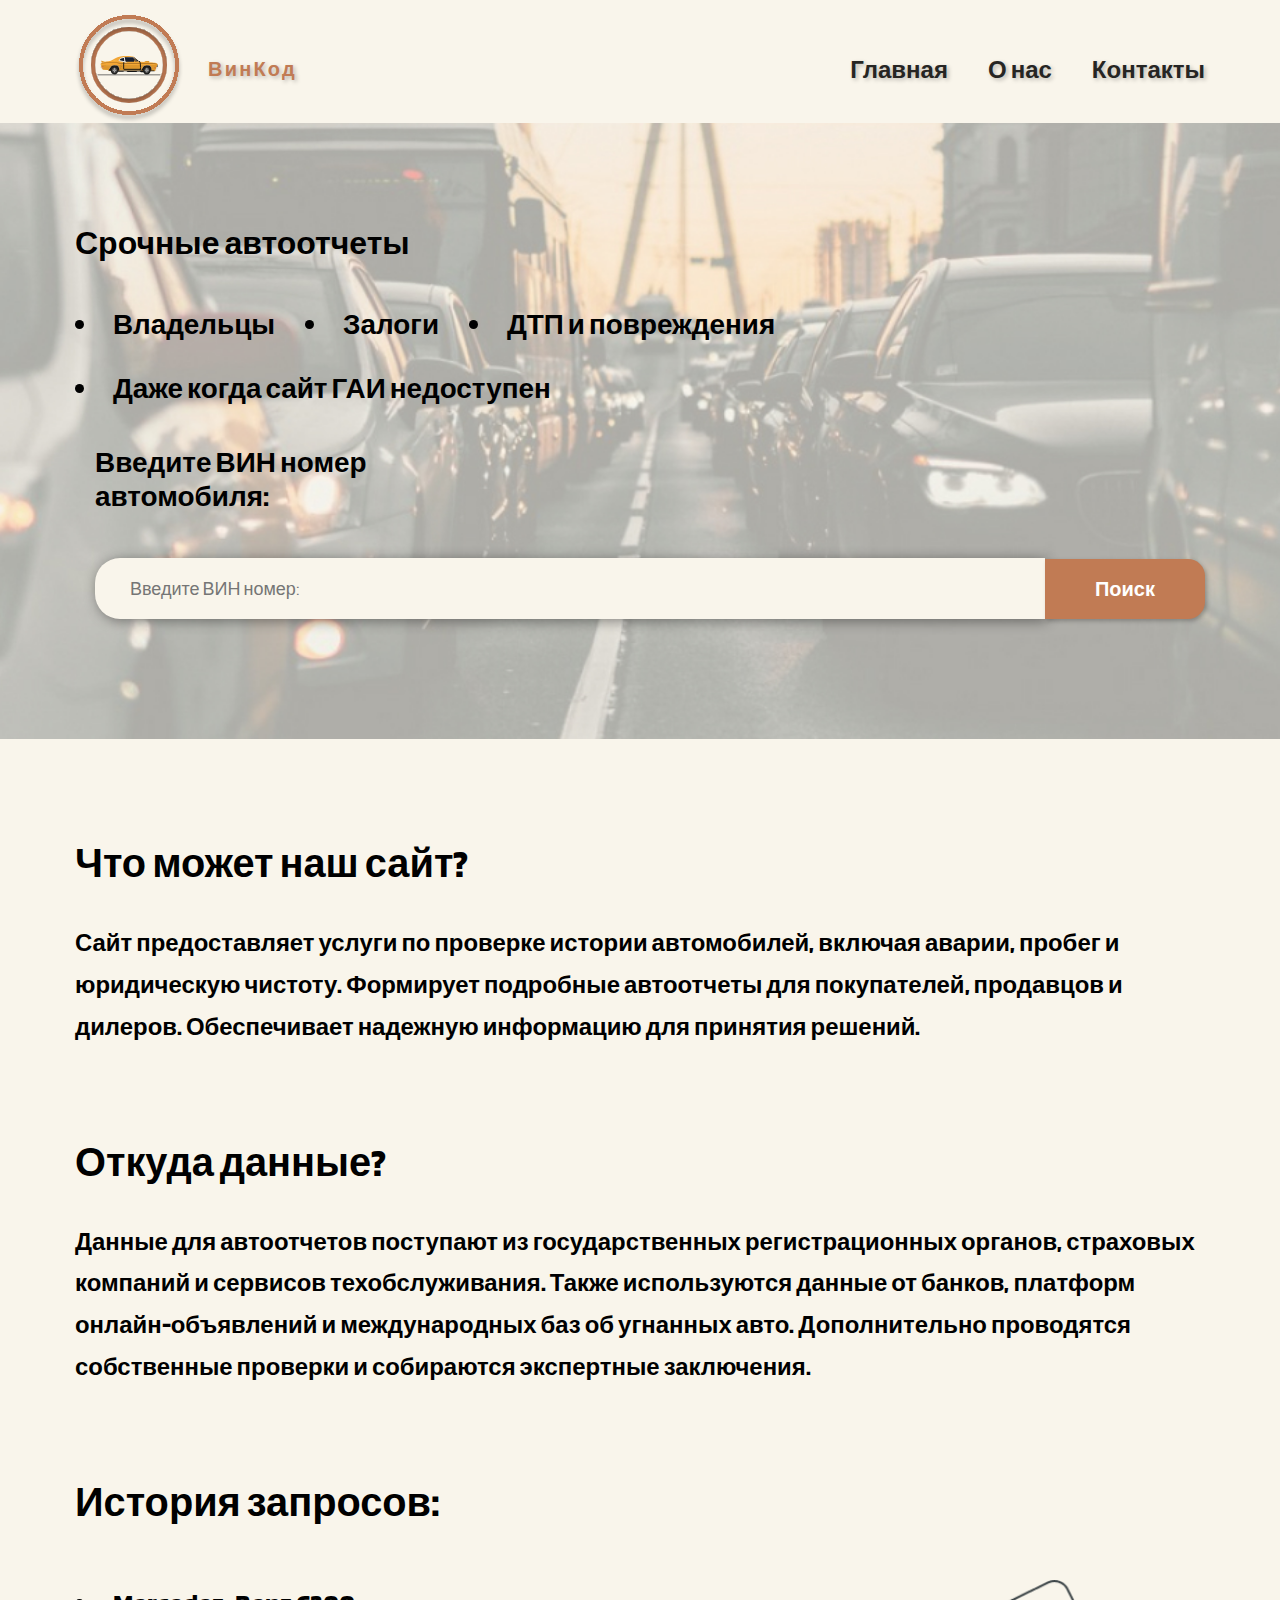
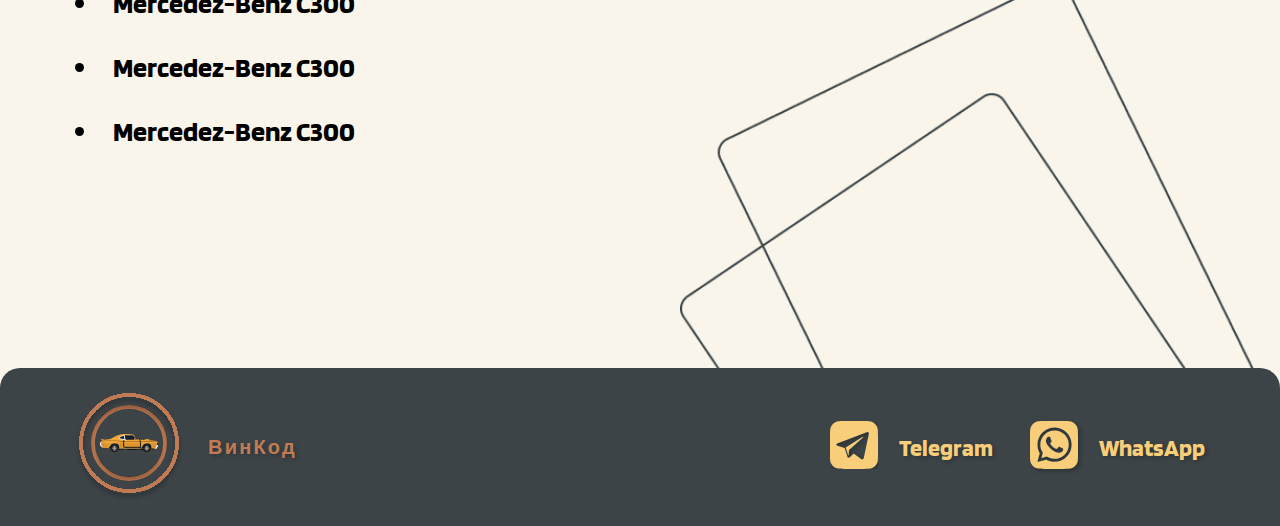
<file: index.html>
<!DOCTYPE html>
<html lang="en" translate="no">
	<head>
		<meta charset="UTF-8" />
		<link rel="icon" type="image/svg+xml" href="favicon.svg" />
		<meta name="viewport" content="width=device-width, initial-scale=1.0" />
		<title>Vin Code</title>
		<link rel="stylesheet" href="styles/style.css" />
	</head>
	<body>
		<div id="root">
			<div class="container">
				<header class='header__header'>
					<a href='' class='header__logo'>
						<img src='img/logo.svg' alt='logo'></img>
						<span>ВинКод</span>
					</a>
					<nav>
						<div class='header__burger'>
							<span></span>
							<span></span>
							<span></span>
						</div>
						<ul class='header__list'>
							<li class='header__item'>
								<a href='' class='header__link'>
									Главная
								</a>
							</li>
							<li class='header__item'>
								<a href='' class='header__link'>
									О нас
								</a>
							</li>
							<li class='header__item'>
								<a href='#footer' class='header__link'>
									Контакты
								</a>
							</li>
						</ul>
					</nav>
				</header>
			</div>
				<!-- search panel -->
				<div class='search-panel__searchPanel'>
					<div class="container">

						<div class='search-panel__card'>
							<div class='search-panel__left'>
								<div class='search-panel__title'>Срочные автоотчеты</div>
								<div class='search-panel__list'>
									<li class='search-panel__item'>Владельцы</li>
									<li class='search-panel__item'>Залоги</li>
									<li class='search-panel__item'>ДТП и повреждения</li>
									<li class='search-panel__item'>Даже когда сайт ГАИ недоступен</li>
								</div>
							</div>
							<!-- <div class='search-panel__divider'></div> -->
							<div class='search-panel__right'>
								<div class='search-panel__titleRight'>Введите ВИН номер автомобиля:</div>
								<form class='search-panel__form'>
									<input
										class='search-panel__input'
										placeholder='Введите ВИН номер:'
										type='text'
										name=''
										id=''
									/>
									<button type='submit' class='search-panel__button'>
										Поиск
									</button>
								</form>
							</div>
						</div>
					</div>
				</div>
				<!-- text blocks -->
				<div class="container">
					<div class='text-block__textBlock'>
						<div class='text-block__title'>Что может наш сайт?</div>
						<div class='text-block__descr'>Сайт предоставляет услуги по проверке истории автомобилей, включая аварии, пробег и юридическую чистоту. Формирует подробные автоотчеты для покупателей, продавцов и дилеров. Обеспечивает надежную информацию для принятия решений.</div>
					</div>
					<div class='text-block__textBlock'>
						<div class='text-block__title'>Откуда данные?</div>
						<div class='text-block__descr'>Данные для автоотчетов поступают из государственных регистрационных органов, страховых компаний и сервисов техобслуживания. Также используются данные от банков, платформ онлайн-объявлений и международных баз об угнанных авто. Дополнительно проводятся собственные проверки и собираются экспертные заключения.</div>
					</div>
					<!-- history -->
					<div class='history__history'>
						<div class='history__title'>История запросов:</div>
						<ul class='history__list'>
							<li class='history__item'>Mercedez-Benz C300</li>
							<li class='history__item'>Mercedez-Benz C300</li>
							<li class='history__item'>Mercedez-Benz C300</li>
						</ul>
					</div>
				</div>
			
			<!-- footer -->
			<footer id='footer' class='footer__footer'>
				<div class='container'>
					<div class='footer__footerContent'>
						<a href='' class='footer__logo'>
							<img src='img/logo.svg' alt='logo'></img>
							<span>ВинКод</span>
						</a>
						<div class='footer__links'>
							<a href='' class='footer__link'>
								<img src='img/Telegram.svg' alt='tg ico' />
								<span>Telegram</span>
							</a>
							<a href='' class='footer__link'>
								<img src='img/WhatsApp.svg' alt='wa ico' />
								<span>WhatsApp</span>
							</a>
						</div>
					</div>
				</div>
			</footer>
		</div>
		<div class="right_bottom"><img src="img/rightBottom.png" alt="decor"></div>
		<script src="js/app.js"></script>
	</body>
</html>
</file>
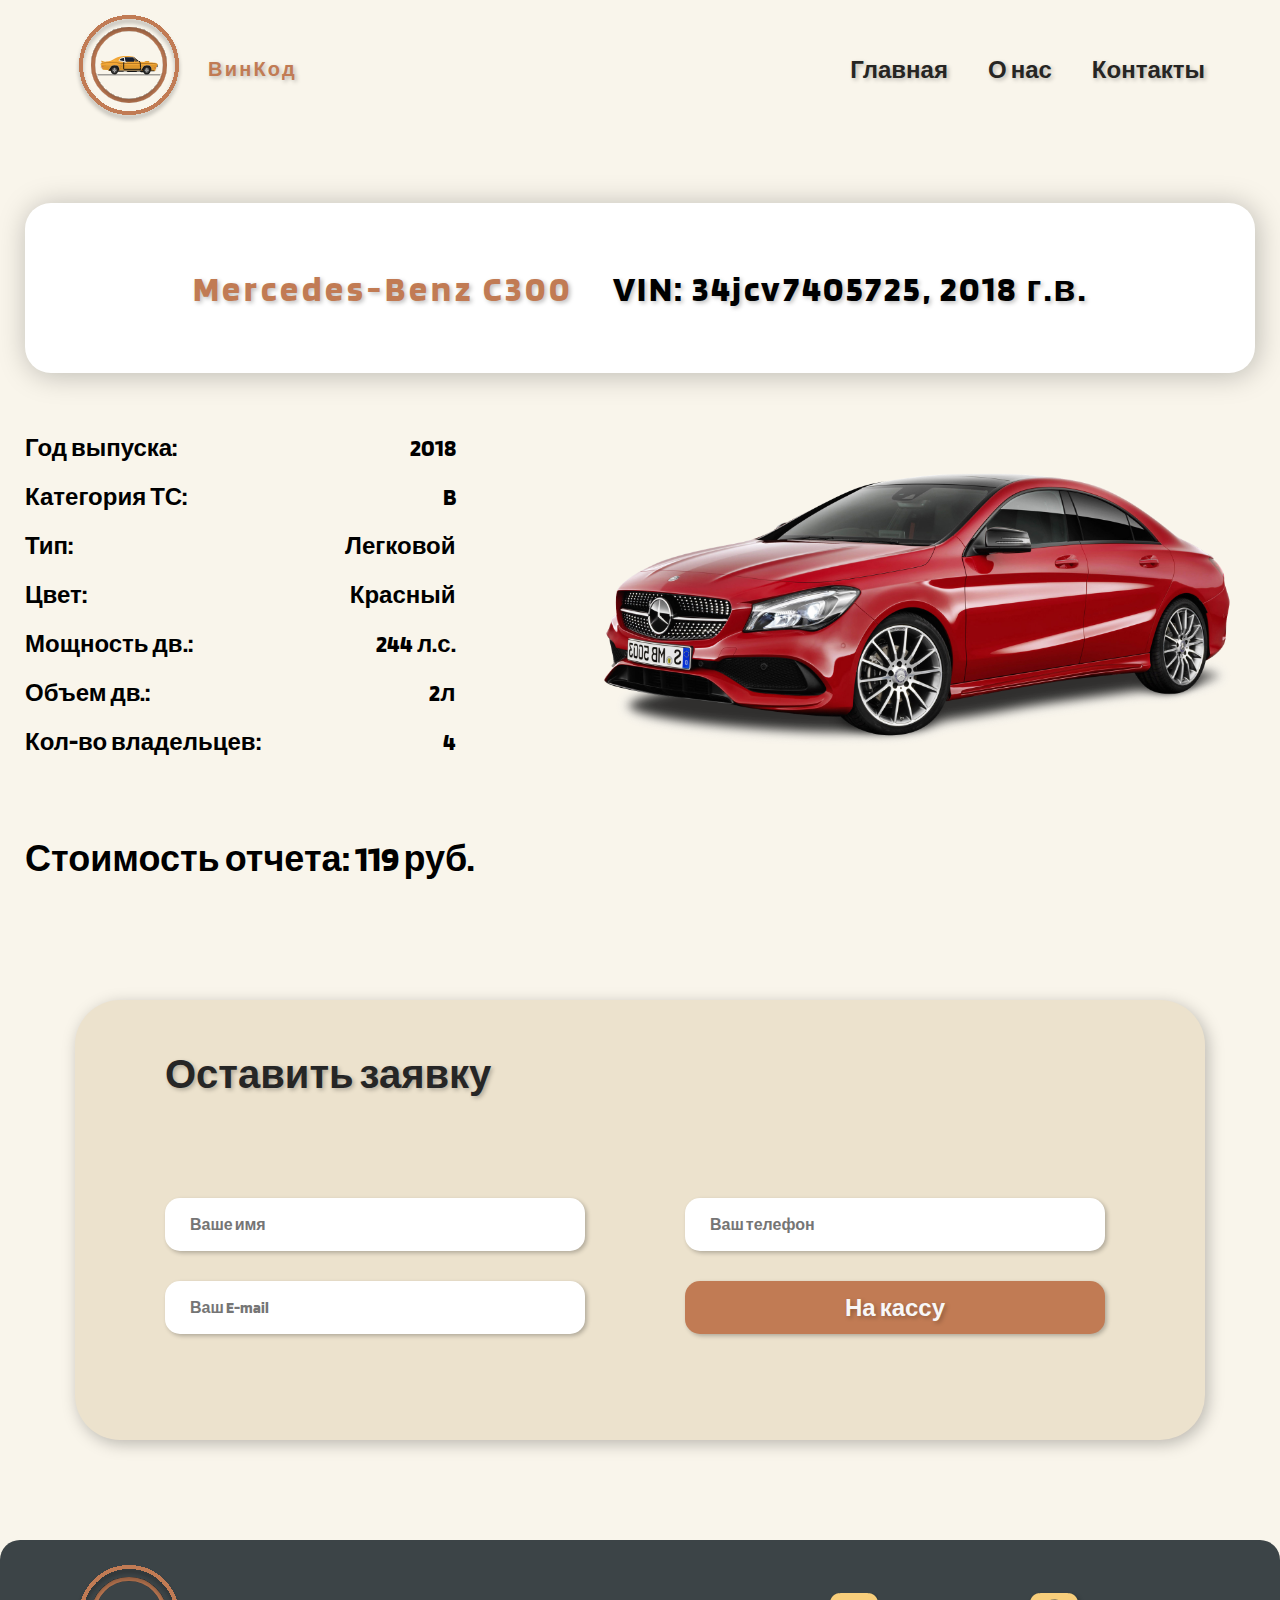
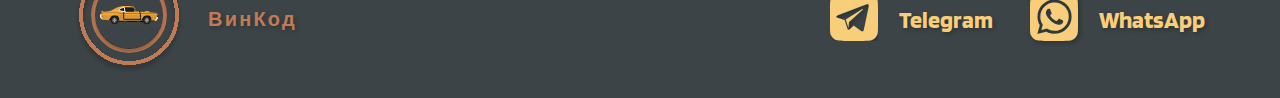
<file: second/index.html>
<!DOCTYPE html>
<html lang="en" translate="no">
	<head>
		<meta charset="UTF-8" />
		<link rel="icon" type="image/svg+xml" href="favicon.svg" />
		<meta name="viewport" content="width=device-width, initial-scale=1.0" />
		<title>Vin Code</title>
		<link rel="stylesheet" href="styles/style.css" />
	</head>
	<body>
		<div id="root">
			<div class="container">
				<header class='header__header'>
					<a href='' class='header__logo'>
						<img src='img/logo.svg' alt='logo'></img>
						<span>ВинКод</span>
					</a>
					<nav>
						<div class='header__burger'>
							<span></span>
							<span></span>
							<span></span>
						</div>
						<ul class='header__list'>
							<li class='header__item'>
								<a href='' class='header__link'>
									Главная
								</a>
							</li>
							<li class='header__item'>
								<a href='' class='header__link'>
									О нас
								</a>
							</li>
							<li class='header__item'>
								<a href='#footer' class='header__link'>
									Контакты
								</a>
							</li>
						</ul>
					</nav>
				</header>
			</div>
			<section class="report">
				<div class="container">
					<div class="report__card card-report">
						<div class="card-report__title">Mercedes-Benz C300</div>
						<div class="card-report__subtitle">VIN: 34jcv7405725, 2018 г.в.</div>
					</div>
					<div class="report__grid">
						<div class="report__left left-report">
							<div class="left-report__flex">
								<div class="left-report__name">Год выпуска:</div>
								<div class="left-report__value">2018</div>
							</div>
							<div class="left-report__flex">
								<div class="left-report__name">Категория ТС:</div>
								<div class="left-report__value">B</div>
							</div>
							<div class="left-report__flex">
								<div class="left-report__name">Тип:</div>
								<div class="left-report__value">Легковой</div>
							</div>
							<div class="left-report__flex">
								<div class="left-report__name">Цвет:</div>
								<div class="left-report__value">Красный</div>
							</div>
							<div class="left-report__flex">
								<div class="left-report__name">Мощность дв.:</div>
								<div class="left-report__value">244 л.с.</div>
							</div>
							<div class="left-report__flex">
								<div class="left-report__name">Объем дв.:</div>
								<div class="left-report__value">2л</div>
							</div>
							<div class="left-report__flex">
								<div class="left-report__name">Кол-во владельцев:</div>
								<div class="left-report__value">4</div>
							</div>
						</div>
						<div class="report__right"><img src="img/car1.png" alt="car"></div>
					</div>
					<div class="report__price">Стоимость отчета: 119 руб.</div>
				</div>
			</section>
			<div class="container">
				<form action="" class="form">
					<div class="form__title">Оставить заявку</div>
					<div class="form__grid">
						<input autocomplete="off" type="text" name="form[name]" placeholder="Ваше имя" class="form__input">
						<input autocomplete="off" type="text" name="form[phone]" placeholder="Ваш телефон" class="form__input">
						<input autocomplete="off" type="text" name="form[mail]" placeholder="Ваш E-mail" class="form__input">
						<button type="submit" class="form__button">На кассу</button>
					</div>
				</form>
			</div>
			<!-- footer -->
			<footer id='footer' class='footer__footer'>
				<div class='container'>
					<div class='footer__footerContent'>
						<a href='' class='footer__logo'>
							<img src='img/logo.svg' alt='logo'></img>
							<span>ВинКод</span>
						</a>
						<div class='footer__links'>
							<a href='' class='footer__link'>
								<img src='img/Telegram.svg' alt='tg ico' />
								<span>Telegram</span>
							</a>
							<a href='' class='footer__link'>
								<img src='img/WhatsApp.svg' alt='wa ico' />
								<span>WhatsApp</span>
							</a>
						</div>
					</div>
				</div>
			</footer>
		</div>
		<script src="js/app.js"></script>
	</body>
</html>
</file>
<file: styles/style.css>
@import url('https://fonts.googleapis.com/css2?family=Blinker:wght@100;200;300;400;600;700;800;900&display=swap');
* {
	margin: 0;
	padding: 0;
	box-sizing: border-box;
	font-family: 'Blinker', sans-serif;
	scroll-behavior: smooth;
}
body {
	background: #f9f5eb;
	position: relative;
}
.container {
	max-width: 1150px;
	padding: 0px 10px 0px 10px;
	margin: 0 auto;
}
/*Header*/
.header__logo {
	display: flex;
	align-items: center;
	gap: 25px;
	text-decoration: none;
}
.header__logo span {
	color: #c17b54;
	text-shadow: 2px 2px 4px rgba(0, 0, 0, 0.25);
	font-size: 20px;
	font-style: normal;
	font-weight: 700;
	line-height: normal;
	letter-spacing: 2.2px;
}
.header__header {
	display: flex;
	align-items: center;
	justify-content: space-between;
	padding-top: 15px;
}
.header__list {
	display: flex;
	align-items: center;
	gap: 40px;
	list-style: none;
	transition: all 0.3s ease 0s;
}
@media (max-width: 668px) {
	.header__list {
		flex-direction: column;
		height: 100vh;
		position: fixed;
		left: -200%;
		top: 0;
		padding-right: 50px;
		padding-left: clamp(50px, 15%, 70px);
		padding-top: 150px;
		background: #c17b54;
		z-index: 100;
	}
}
.header__item a {
	color: #262523;
	text-shadow: 2px 2px 4px rgba(0, 0, 0, 0.25);
	font-size: 24px;
	font-style: normal;
	font-weight: 700;
	line-height: normal;
	text-decoration: none;
	transition: all 0.3s ease 0s;
}
@media (any-hover: hover) {
	.header__item a:hover {
		color: #646464;
	}
}
.header__burger {
	cursor: pointer;
	display: none;
}
.header__burger span {
	height: 3px;
	width: 30px;
	display: block;
	background: #262523;
}
.header__burger span:not(:last-child) {
	margin-bottom: 7px;
}
@media (max-width: 668px) {
	.header__burger {
		display: block;
	}
	.search-panel__searchPanel {
		padding-bottom: 0;
	}
}
/* search-panel */
.search-panel__searchPanel {
	padding-top: 100px;
	padding-bottom: 120px;
	background: url('../img/mainHeaderBG.jpg') center center/cover no-repeat;
}
@media (max-width: 668px) {
	.header__burger {
		display: block;
	}
	.search-panel__searchPanel {
		padding-bottom: 0;
	}
}
/* .search-panel__card {
	 border-radius: 25px;
	 background: #fff;
	 box-shadow: 2px 2px 38.6px 0px rgba(0, 0, 0, 0.25);
	 min-height: 500px;
	 display: flex;
	 align-items: center;
	 justify-content: space-between;
	 padding: 45px 80px 60px 55px;
}
 */
@media (max-width: 830px) {
	.search-panel__card {
		padding: 45px 20px 60px 25px;
	}
}
@media (max-width: 740px) {
	.search-panel__card {
		flex-direction: column;
	}
}
.search-panel__divider {
	height: 350px;
	width: 2px;
	background: #000;
	display: block;
}
@media (max-width: 740px) {
	.search-panel__divider {
		width: 90%;
		height: 2px;
		margin-top: 50px;
		margin-bottom: 50px;
	}
}
.search-panel__title {
	color: #000;
	font-size: clamp(1.75rem, 2.0668rem, 2rem);
	font-style: normal;
	font-weight: 700;
	line-height: normal;
	margin-bottom: 45px;
}
.search-panel__list {
	display: flex;
	align-items: center;
	flex-wrap: wrap;
	list-style: inside;
	gap: 30px;
	margin-bottom: 40px;
}
.search-panel__item {
	color: #000;
	font-size: clamp(1.375rem, calc(1.2526rem + 0.6122vw), 1.75rem);
	font-style: normal;
	font-weight: 700;
	line-height: normal;
}
.search-panel__titleRight {
	color: #000;
	font-size: clamp(1.5rem, calc(1.4184rem + 0.4082vw), 1.75rem);
	font-style: normal;
	font-weight: 700;
	line-height: normal;
	max-width: 360px;
	margin-bottom: 45px;
}
.search-panel__form {
	display: flex;
	align-items: center;
}
.search-panel__input {
	border: none;
	padding: 20px 35px;
	border-radius: 25px;
	border-radius: 25px 0px 0px 25px;
	background: #f9f5eb;
	box-shadow: 2px 2px 12.7px 0px rgba(0, 0, 0, 0.42);
	width: 100%;
	outline: none;
	font-size: 18px;
	gap: 50px;
	/* margin-bottom: 30px;
	 */
}
.search-panel__button {
	border: none;
	border-radius: 0px 17px 17px 0px;
	background: #c17b54;
	box-shadow: 2px 2px 4px 0px rgba(0, 0, 0, 0.25);
	padding: 18px 50px;
	outline: none;
	color: #fff;
	font-size: 20px;
	font-style: normal;
	font-weight: 700;
	line-height: normal;
	cursor: pointer;
}
.search-panel__right {
	padding-left: 20px;
}
.search-panel__left {
	padding-right: 20px;
}
/* text-block */
.text-block__title {
	color: #000;
	font-size: clamp(1.75rem, calc(1.5051rem + 1.2245vw), 2.5rem);
	font-style: normal;
	font-weight: 700;
	line-height: normal;
	margin-bottom: 35px;
}
.text-block__descr {
	color: #000;
	font-size: clamp(1.25rem, calc(1.1684rem + 0.4082vw), 1.5rem);
	font-style: normal;
	font-weight: 700;
	line-height: 175.434%;
	/* 42.104px */
}
.text-block__textBlock {
	margin-bottom: 90px;
}
.text-block__textBlock:first-child {
	padding-top: 100px;
}
.right_bottom {
	position: absolute;
	right: 0;
	bottom: 100px;
	width: clamp(300px, 50%, 600px);
}
.right_bottom img {
	width: 100%;
	height: 100%;
}
/* history */
.history__title {
	color: #000;
	font-size: clamp(1.75rem, calc(1.5051rem + 1.2245vw), 2.5rem);
	margin-bottom: 60px;
	font-style: normal;
	font-weight: 700;
	line-height: normal;
}
.history__history {
	margin-bottom: 220px;
}
.history__list {
	display: flex;
	flex-direction: column;
	list-style: inside;
	gap: 30px;
}
.history__item {
	color: #000;
	font-size: clamp(1.375rem, calc(1.2526rem + 0.6122vw), 1.75rem);
	font-style: normal;
	font-weight: 700;
	line-height: normal;
}
/* footer */
.footer__logo {
	display: flex;
	align-items: center;
	gap: 25px;
	text-decoration: none;
}
.footer__logo span {
	color: #c17b54;
	text-shadow: 2px 2px 4px rgba(0, 0, 0, 0.25);
	font-size: 20px;
	font-style: normal;
	font-weight: 700;
	line-height: normal;
	letter-spacing: 2.2px;
}
@media (max-width: 446px) {
	.footer__logo span {
		display: none;
	}
}
.footer__footer {
	border-radius: 20px 20px 0px 0px;
	background: #3c4447;
	padding: 25px 10px;
}
.footer__footerContent {
	display: flex;
	align-items: center;
	justify-content: space-between;
}
.footer__links {
	display: flex;
	align-items: center;
	gap: 35px;
}
@media (max-width: 446px) {
	.footer__links {
		gap: 7px;
	}
}
.footer__link {
	display: flex;
	align-items: center;
	gap: 15px;
	text-decoration: none;
}
.footer__link span {
	color: #f8ce7b;
	text-shadow: 2px 2px 4px rgba(0, 0, 0, 0.25);
	font-size: 24px;
	font-style: normal;
	font-weight: 700;
	line-height: normal;
}
@media (max-width: 666px) {
	.footer__link span {
		display: none;
	}
}
@media (max-width: 500px) {
	.search-panel__button {
		padding: 18px 7px 18px 5px;
	}
	.search-panel__right {
		padding-left: 0;
	}
}
</file>
<file: second/styles/style.css>
@import url('https://fonts.googleapis.com/css2?family=Blinker:wght@100;200;300;400;600;700;800;900&display=swap');
* {
	margin: 0;
	padding: 0;
	box-sizing: border-box;
	font-family: 'Blinker', sans-serif;
	scroll-behavior: smooth;
}
body {
	background: #f9f5eb;
}
.container {
	max-width: 1150px;
	padding: 0px 10px 0px 10px;
	margin: 0 auto;
}
/*Header*/
.header__logo {
	display: flex;
	align-items: center;
	gap: 25px;
	text-decoration: none;
}
.header__logo span {
	color: #c17b54;
	text-shadow: 2px 2px 4px rgba(0, 0, 0, 0.25);
	font-size: 20px;
	font-style: normal;
	font-weight: 700;
	line-height: normal;
	letter-spacing: 2.2px;
}
.header__header {
	display: flex;
	align-items: center;
	justify-content: space-between;
	padding-top: 15px;
}
.header__list {
	display: flex;
	align-items: center;
	gap: 40px;
	list-style: none;
	transition: all 0.3s ease 0s;
}
@media (max-width: 668px) {
	.header__list {
		flex-direction: column;
		height: 100vh;
		position: fixed;
		left: -200%;
		top: 0;
		padding-right: 50px;
		padding-left: clamp(50px, 15%, 70px);
		padding-top: 150px;
		background: #c17b54;
		z-index: 100;
	}
}
.header__item a {
	color: #262523;
	text-shadow: 2px 2px 4px rgba(0, 0, 0, 0.25);
	font-size: 24px;
	font-style: normal;
	font-weight: 700;
	line-height: normal;
	text-decoration: none;
	transition: all 0.3s ease 0s;
}
@media (any-hover: hover) {
	.header__item a:hover {
		color: #646464;
	}
}
.header__burger {
	cursor: pointer;
	display: none;
}
.header__burger span {
	height: 3px;
	width: 30px;
	display: block;
	background: #262523;
}
.header__burger span:not(:last-child) {
	margin-bottom: 7px;
}
@media (max-width: 668px) {
	.header__burger {
		display: block;
	}
}
/* footer */
.footer__logo {
	display: flex;
	align-items: center;
	gap: 25px;
	text-decoration: none;
}
.footer__logo span {
	color: #c17b54;
	text-shadow: 2px 2px 4px rgba(0, 0, 0, 0.25);
	font-size: 20px;
	font-style: normal;
	font-weight: 700;
	line-height: normal;
	letter-spacing: 2.2px;
}
@media (max-width: 446px) {
	.footer__logo span {
		display: none;
	}
}
.footer__footer {
	border-radius: 20px 20px 0px 0px;
	background: #3c4447;
	padding: 25px 10px;
}
.footer__footerContent {
	display: flex;
	align-items: center;
	justify-content: space-between;
}
.footer__links {
	display: flex;
	align-items: center;
	gap: 35px;
}
@media (max-width: 446px) {
	.footer__links {
		gap: 7px;
	}
}
.footer__link {
	display: flex;
	align-items: center;
	gap: 15px;
	text-decoration: none;
}
.footer__link span {
	color: #f8ce7b;
	text-shadow: 2px 2px 4px rgba(0, 0, 0, 0.25);
	font-size: 24px;
	font-style: normal;
	font-weight: 700;
	line-height: normal;
}
@media (max-width: 666px) {
	.footer__link span {
		display: none;
	}
}
/* report */
.report {
	padding-top: 80px;
	margin-bottom: 120px;
}
.report .container {
	max-width: 1250px;
}
.card-report {
	border-radius: 26px;
	margin: 0 auto;
	background: #fff;
	box-shadow: 2px 2px 28.8px 0px rgba(0, 0, 0, 0.25);
	/* max-width: 720px;
	 */
	width: 100%;
	min-height: 170px;
	padding: 35px 50px;
	margin-bottom: 60px;
	display: flex;
	align-items: center;
	justify-content: center;
	gap: 40px;
	flex-wrap: wrap;
}
@media (max-width: 666px) {
	.card-report {
		padding: 30px 25px;
	}
}
.card-report .card-report__title {
	color: #c17b54;
	text-shadow: 2px 2px 4px rgba(0, 0, 0, 0.25);
	font-size: clamp(1.625rem, 2.4171rem, 2.25rem);
	font-style: normal;
	font-weight: 700;
	line-height: normal;
	letter-spacing: 3.96px;
}
.card-report .card-report__subtitle {
	color: #000;
	text-shadow: 2px 2px 4px rgba(0, 0, 0, 0.25);
	font-size: clamp(1.625rem, 2.4171rem, 2.25rem);
	font-style: normal;
	font-weight: 700;
	line-height: normal;
	letter-spacing: 2.52px;
}
.report__grid {
	display: grid;
	grid-template-columns: 35% 55%;
	align-items: center;
	gap: 10px;
	margin-bottom: 60px;
	justify-content: space-between;
}
@media (max-width: 900px) {
	.report__grid {
		grid-template-columns: 1fr;
		gap: 40px;
	}
}
@media (max-width: 900px) {
	.report__right {
		order: 1;
	}
}
.report__right img {
	width: 100%;
	height: 100%;
}
.report__price {
	color: #000;
	font-size: clamp(1.5rem, 2.4505rem, 2.25rem);
	font-style: normal;
	font-weight: 700;
	line-height: normal;
}
@media (max-width: 900px) {
	.left-report {
		order: 2;
	}
}
.left-report .left-report__flex {
	display: flex;
	align-items: center;
	justify-content: space-between;
	color: #000;
	font-size: 24px;
	margin-bottom: 20px;
	font-style: normal;
	font-weight: 700;
	line-height: normal;
}
/* form */
.form {
	width: 100%;
	min-height: 440px;
	background: #ece2cd;
	padding: 50px 100px 80px 90px;
	border-radius: 45px;
	box-shadow: 3px 4px 16.4px 0px rgba(0, 0, 0, 0.25);
	overflow: hidden;
	margin-bottom: 100px;
}
@media (max-width: 768px) {
	.form {
		padding: 30px 40px 40px 40px;
	}
}
@media (max-width: 600px) {
	.form {
		background-size: cover;
	}
}
.form__title {
	color: #262626;
	text-shadow: 2px 2px 4px rgba(0, 0, 0, 0.25);
	font-size: clamp(1.625rem, 2.7339rem, 2.5rem);
	font-style: normal;
	font-weight: 700;
	line-height: normal;
	margin-bottom: 100px;
}
@media (max-width: 600px) {
	.form__title {
		margin-bottom: 50px;
	}
}
.form__grid {
	display: grid;
	grid-template-columns: repeat(2, 1fr);
	row-gap: 30px;
	justify-content: space-between;
	column-gap: clamp(1.875rem, 7.4196rem, 6.25rem);
}
@media (max-width: 600px) {
	.form__grid {
		grid-template-columns: 1fr;
	}
}
.form__input {
	border: none;
	outline: none;
	padding: 17px 30px 17px 25px;
	border-radius: 15px;
	background: #fff;
	box-shadow: 2px 2px 4px 0px rgba(0, 0, 0, 0.25);
	font-size: 16px;
	font-style: normal;
	font-weight: 700;
	line-height: normal;
	width: 100%;
}
.form__button {
	border: none;
	outline: none;
	border-radius: 15px;
	background: #c17b54;
	box-shadow: 2px 2px 4px 0px rgba(0, 0, 0, 0.25);
	color: #f8f7f7;
	text-shadow: 2px 2px 4px rgba(0, 0, 0, 0.25);
	font-size: 24px;
	font-style: normal;
	font-weight: 700;
	line-height: normal;
	text-align: center;
	padding: 12px 30px;
	width: 100%;
	cursor: pointer;
}
</file>
